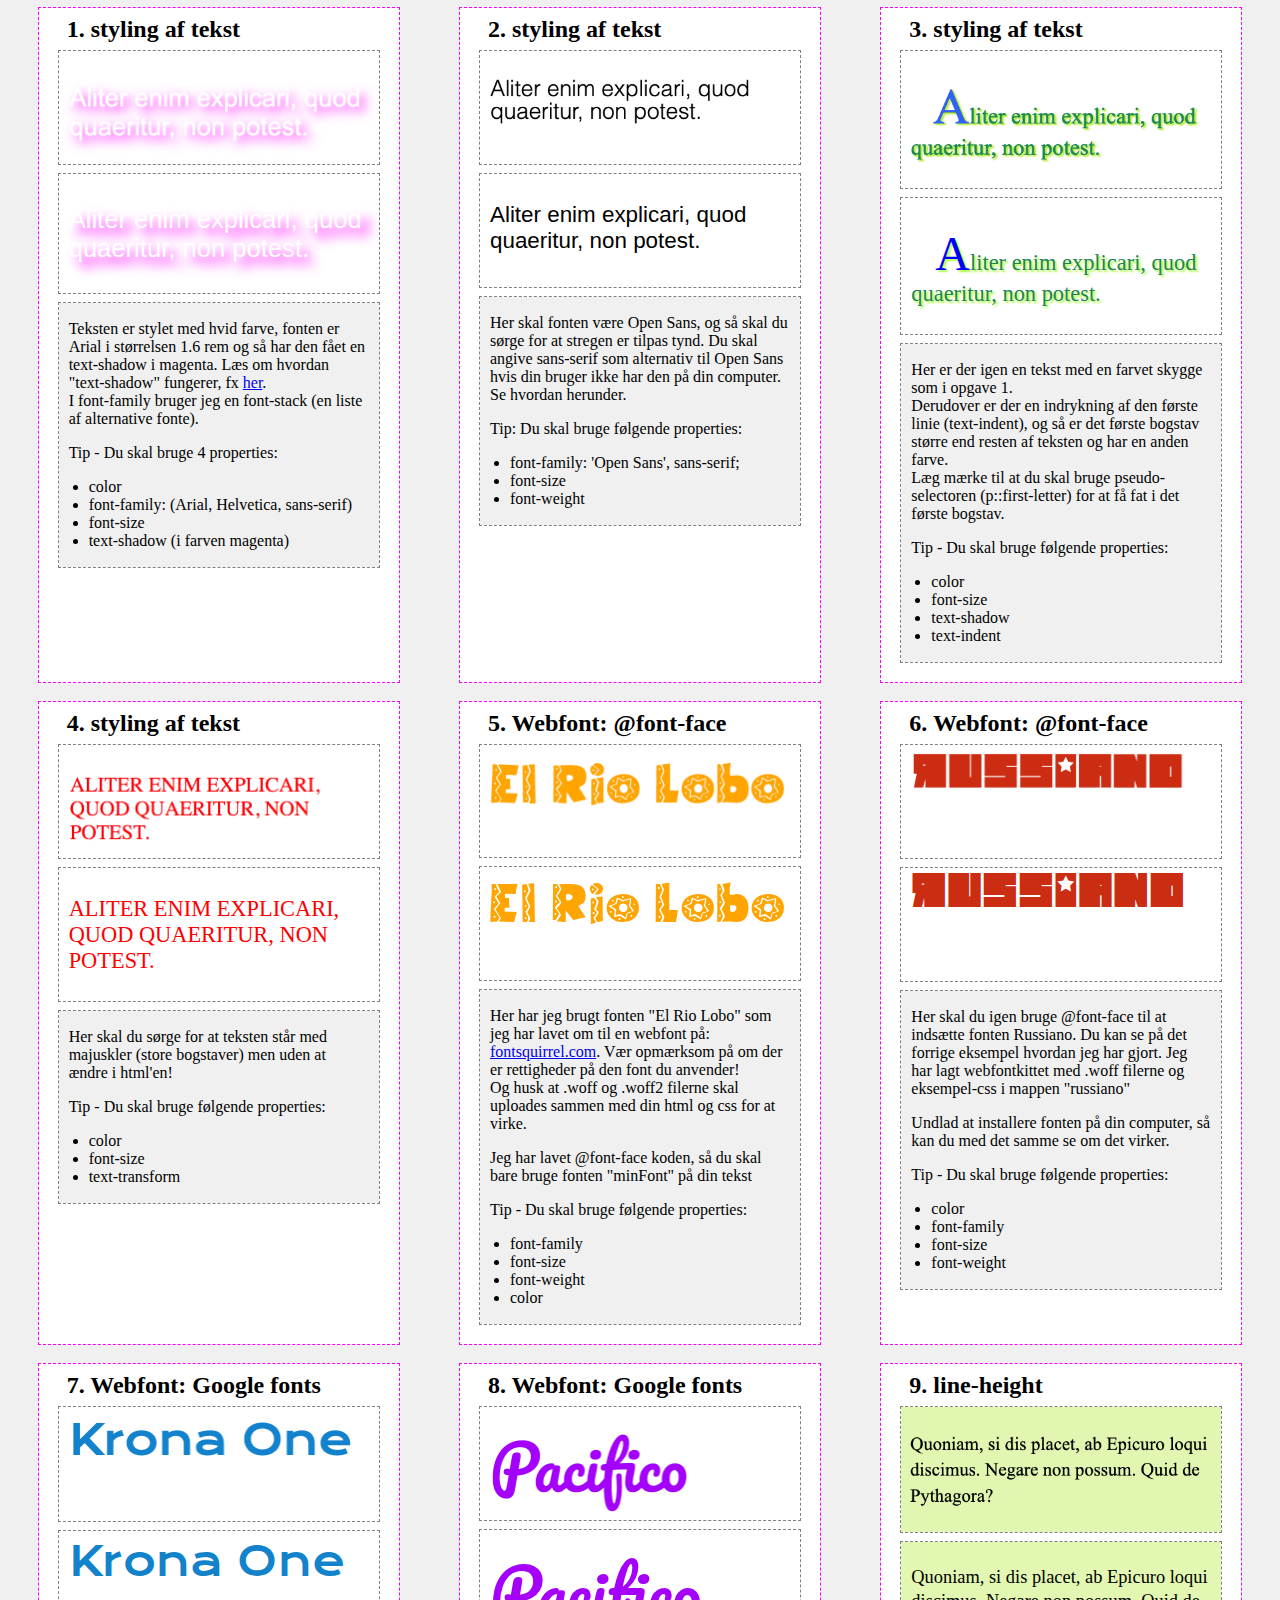
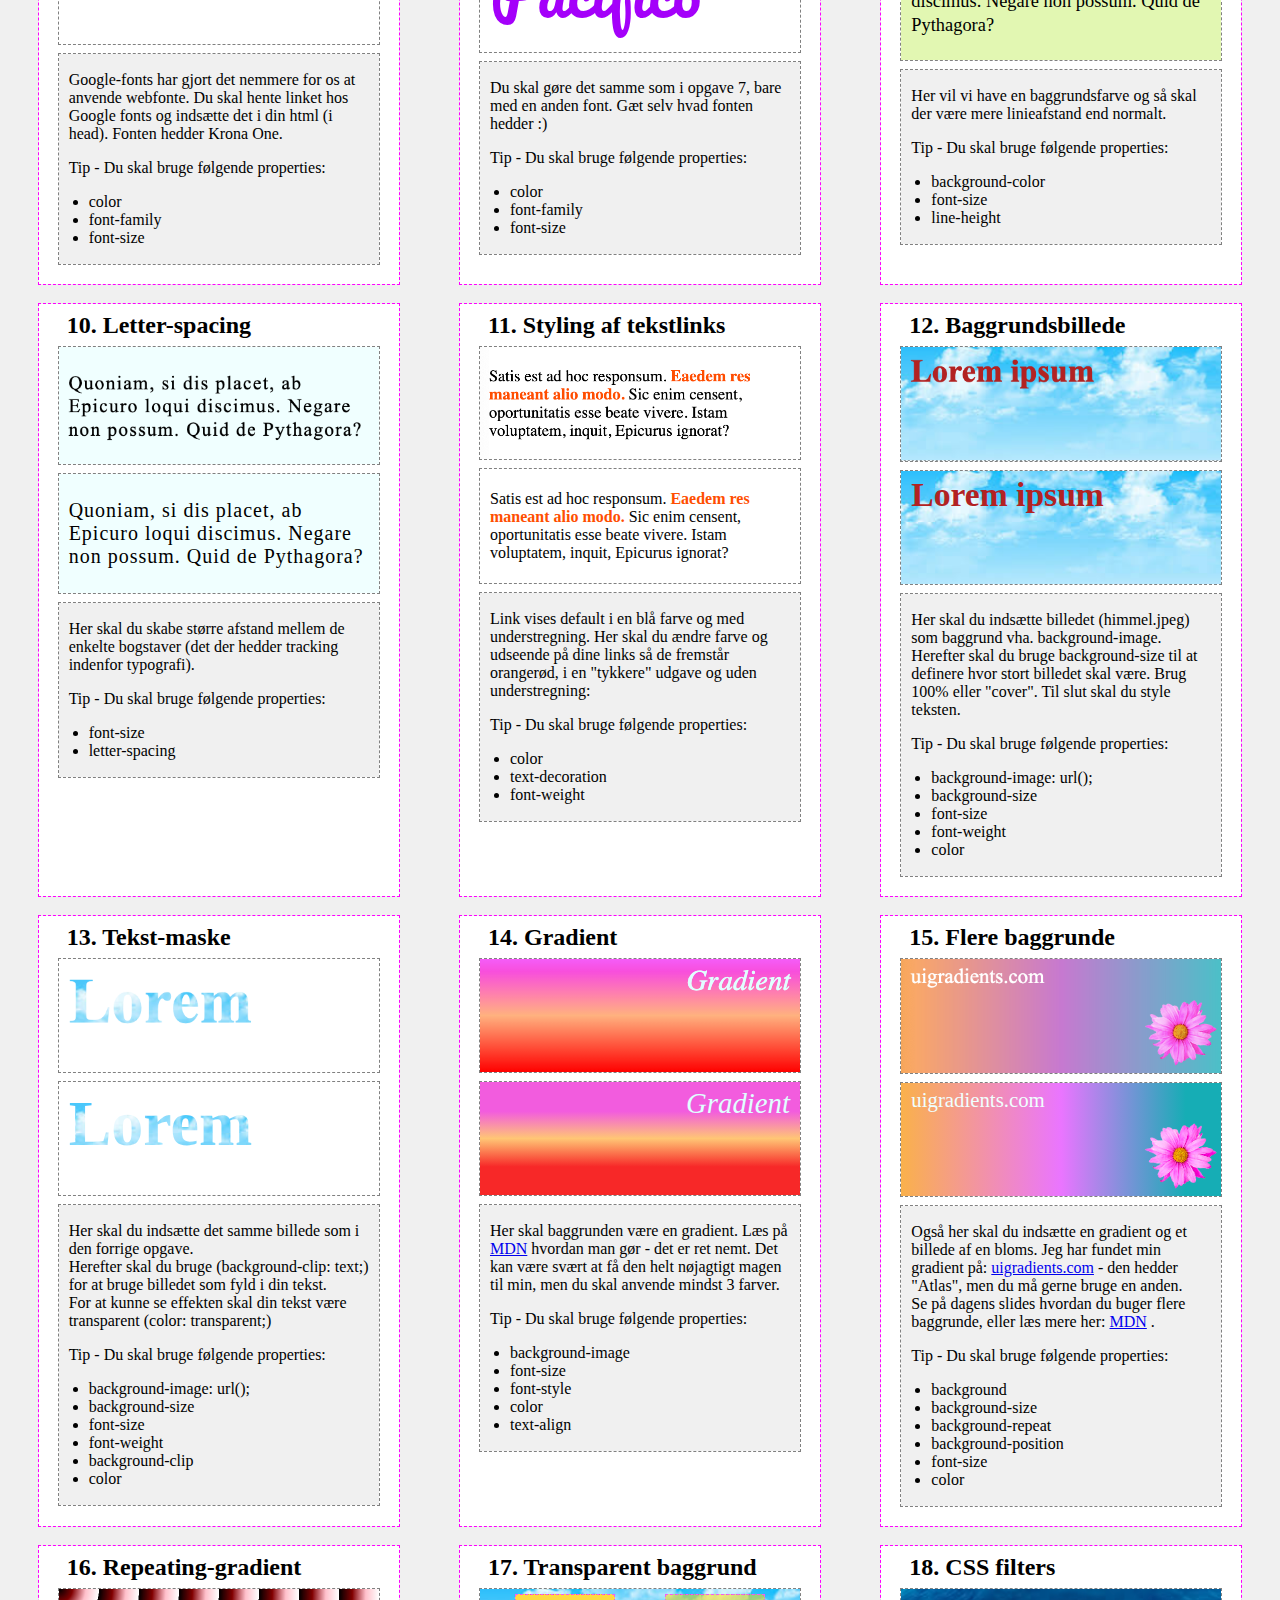
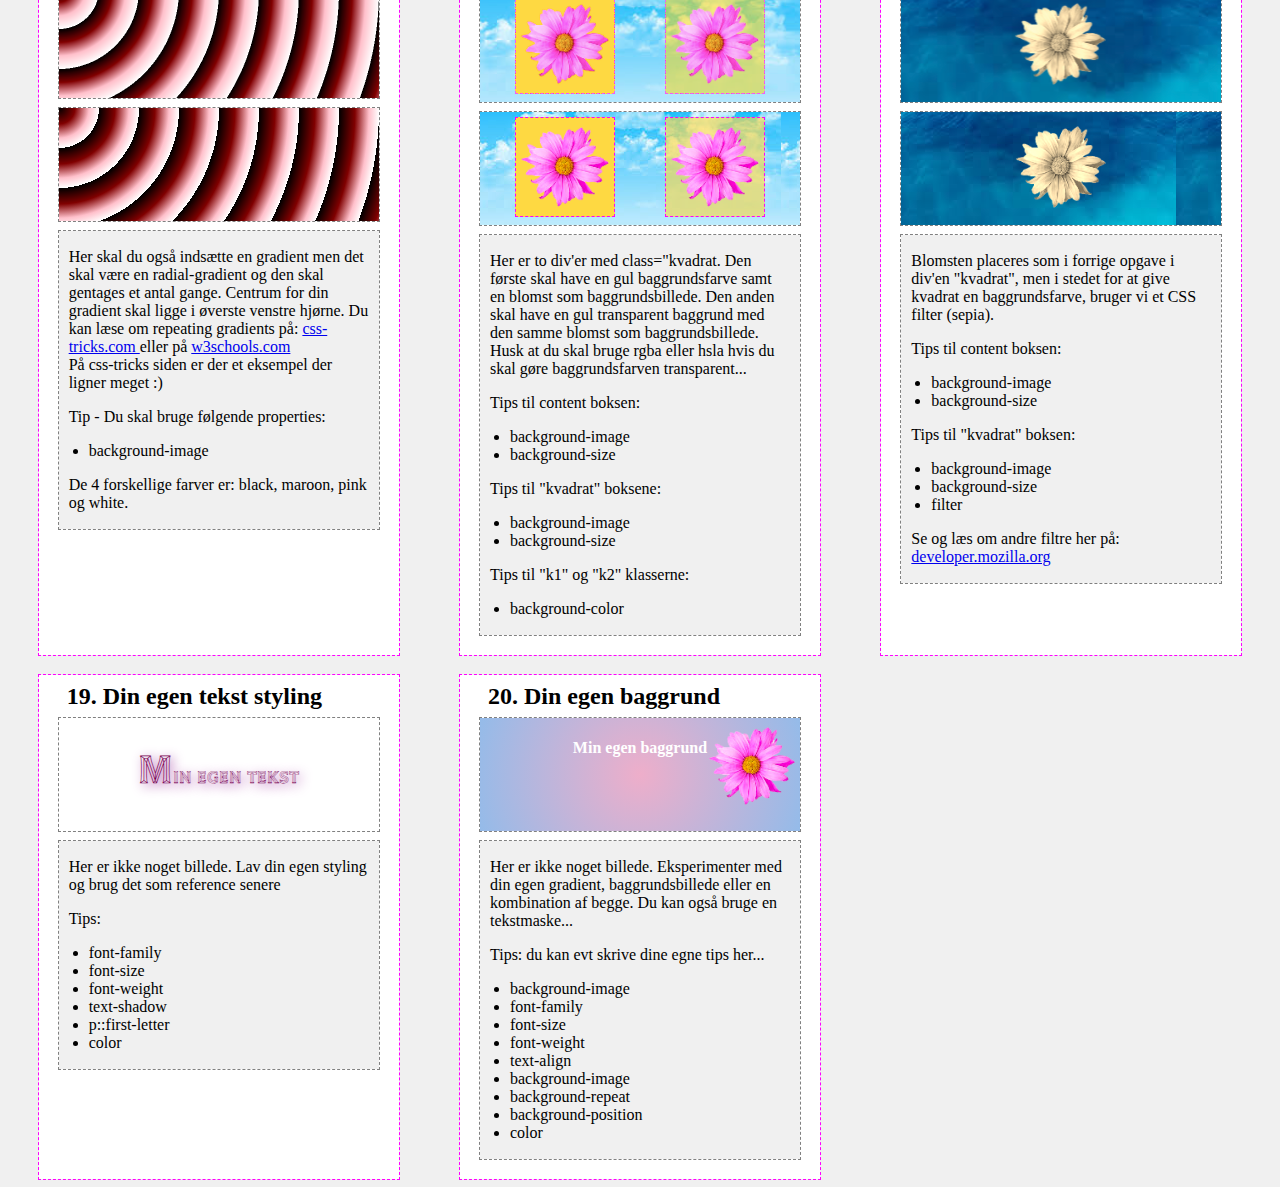
<file: index.html>
<!DOCTYPE html>
<html lang="da">

<head>
  <meta charset="utf-8" />
  <meta name="viewport" content="width=device-width, initial-scale=1.0" />
  <title>20 bokse</title>
  <link href="https://fonts.googleapis.com/css2?family=Krona+One&display=swap" rel="stylesheet" />
  <link href="https://fonts.googleapis.com/css2?family=Pacifico&display=swap" rel="stylesheet" />
  <link href="https://fonts.googleapis.com/css2?family=Krona+One&display=swap" rel="stylesheet">
  <link href="https://fonts.googleapis.com/css2?family=Krona+One&display=swap" rel="stylesheet">
  <link href="https://fonts.googleapis.com/css2?family=Pacifico&display=swap" rel="stylesheet">
  <link href="https://fonts.googleapis.com/css2?family=Tilt+Prism&display=swap" rel="stylesheet">
  <link rel="stylesheet" href="generel.css" />
  <link rel="stylesheet" href="style.css" />
</head>

<body>
  <div class="container">
    <div class="box box1">
      <h2>1. styling af tekst</h2>
      <div class="image">
        <img src="images/image1.png" alt="image1" />
      </div>
      <div class="content">
        <p>Aliter enim explicari, quod quaeritur, non potest.</p>
      </div>
      <div class="text">
        <p>
          Teksten er stylet med hvid farve, fonten er Arial i størrelsen 1.6 rem og så har den fået en text-shadow i
          magenta. Læs om hvordan "text-shadow" fungerer, fx
          <a href="https://developer.mozilla.org/en-US/docs/Web/CSS/text-shadow">her</a>. <br />
          I font-family bruger jeg en font-stack (en liste af alternative fonte).
        </p>
        <p>Tip - Du skal bruge 4 properties:</p>
        <ul>
          <li>color</li>
          <li>font-family: (Arial, Helvetica, sans-serif)</li>
          <li>font-size</li>
          <li>text-shadow (i farven magenta)</li>
        </ul>
      </div>
    </div>

    <div class="box box2">
      <h2>2. styling af tekst</h2>
      <div class="image">
        <img src="images/image2.png" alt="image2" />
      </div>
      <div class="content">
        <p>Aliter enim explicari, quod quaeritur, non potest.</p>
      </div>
      <div class="text">
        <p>
          Her skal fonten være Open Sans, og så skal du sørge for at stregen er tilpas tynd. Du skal angive sans-serif
          som alternativ til Open Sans hvis din bruger ikke har den på din computer. Se
          hvordan herunder.
        </p>
        <p>Tip: Du skal bruge følgende properties:</p>
        <ul>
          <li>font-family: 'Open Sans', sans-serif;</li>
          <li>font-size</li>
          <li>font-weight</li>
        </ul>
      </div>
    </div>

    <div class="box box3">
      <h2>3. styling af tekst</h2>
      <div class="image">
        <img src="images/image3.png" alt="image3" />
      </div>
      <div class="content">
        <p>Aliter enim explicari, quod quaeritur, non potest.</p>
      </div>
      <div class="text">
        <p>
          Her er der igen en tekst med en farvet skygge som i opgave 1.<br />
          Derudover er der en indrykning af den første linie (text-indent), og så er det første bogstav større end
          resten af teksten og har en anden farve. <br />
          Læg mærke til at du skal bruge pseudo-selectoren (p::first-letter) for at få fat i det første bogstav.
        </p>
        <p>Tip - Du skal bruge følgende properties:</p>
        <ul>
          <li>color</li>
          <li>font-size</li>
          <li>text-shadow</li>
          <li>text-indent</li>
        </ul>
      </div>
    </div>

    <div class="box box4">
      <h2>4. styling af tekst</h2>
      <div class="image">
        <img src="images/image4.png" alt="image4" />
      </div>
      <div class="content">
        <p>Aliter enim explicari, quod quaeritur, non potest.</p>
      </div>
      <div class="text">
        <p>Her skal du sørge for at teksten står med majuskler (store bogstaver) men uden at ændre i html'en!</p>
        <p>Tip - Du skal bruge følgende properties:</p>
        <ul>
          <li>color</li>
          <li>font-size</li>
          <li>text-transform</li>
        </ul>
      </div>
    </div>

    <div class="box box5">
      <h2>5. Webfont: @font-face</h2>
      <div class="image">
        <img src="images/image5.png" alt="image5" />
      </div>
      <div class="content">El Rio Lobo</div>
      <div class="text">
        <p>
          Her har jeg brugt fonten "El Rio Lobo" som jeg har lavet om til en webfont på:
          <a href="https://www.fontsquirrel.com/tools/webfont-generator">fontsquirrel.com</a>. Vær opmærksom på om der
          er rettigheder på den font du anvender! <br />Og husk at .woff og .woff2
          filerne skal uploades sammen med din html og css for at virke.
        </p>
        <p>Jeg har lavet @font-face koden, så du skal bare bruge fonten "minFont" på din tekst</p>

        <p>Tip - Du skal bruge følgende properties:</p>
        <ul>
          <li>font-family</li>
          <li>font-size</li>
          <li>font-weight</li>
          <li>color</li>
        </ul>
      </div>
    </div>

    <div class="box box6">
      <h2>6. Webfont: @font-face</h2>
      <div class="image">
        <img src="images/image6.png" alt="image6" />
      </div>
      <div class="content">Russiano</div>
      <div class="text">
        <p>
          Her skal du igen bruge @font-face til at indsætte fonten Russiano. Du kan se på det forrige eksempel hvordan
          jeg har gjort. Jeg har lagt webfontkittet med .woff filerne og eksempel-css i
          mappen "russiano"
        </p>
        <p>Undlad at installere fonten på din computer, så kan du med det samme se om det virker.</p>
        <p>Tip - Du skal bruge følgende properties:</p>
        <ul>
          <li>color</li>
          <li>font-family</li>
          <li>font-size</li>
          <li>font-weight</li>
        </ul>
      </div>
    </div>

    <div class="box box7">
      <h2>7. Webfont: Google fonts</h2>
      <div class="image">
        <img src="images/image7.png" alt="image7" />
      </div>
      <div class="content">Krona One</div>
      <div class="text">
        <p>Google-fonts har gjort det nemmere for os at anvende webfonte. Du skal hente linket hos Google fonts og
          indsætte det i din html (i head). Fonten hedder Krona One.</p>
        <p>Tip - Du skal bruge følgende properties:</p>
        <ul>
          <li>color</li>
          <li>font-family</li>
          <li>font-size</li>
        </ul>
      </div>
    </div>

    <div class="box box8">
      <h2>8. Webfont: Google fonts</h2>
      <div class="image">
        <img src="images/image8.png" alt="image8" />
      </div>
      <div class="content">Pacifico</div>
      <div class="text">
        <p>Du skal gøre det samme som i opgave 7, bare med en anden font. Gæt selv hvad fonten hedder :)</p>
        <p>Tip - Du skal bruge følgende properties:</p>
        <ul>
          <li>color</li>
          <li>font-family</li>
          <li>font-size</li>
        </ul>
      </div>
    </div>

    <div class="box box9">
      <h2>9. line-height</h2>
      <div class="image">
        <img src="images/image9.png" alt="image9" />
      </div>
      <div class="content">
        <p>Quoniam, si dis placet, ab Epicuro loqui discimus. Negare non possum. Quid de Pythagora?</p>
      </div>
      <div class="text">
        <p>Her vil vi have en baggrundsfarve og så skal der være mere linieafstand end normalt.</p>
        <p>Tip - Du skal bruge følgende properties:</p>
        <ul>
          <li>background-color</li>
          <li>font-size</li>
          <li>line-height</li>
        </ul>
      </div>
    </div>

    <div class="box box10">
      <h2>10. Letter-spacing</h2>
      <div class="image">
        <img src="images/image10.png" alt="image10" />
      </div>
      <div class="content">
        <p>Quoniam, si dis placet, ab Epicuro loqui discimus. Negare non possum. Quid de Pythagora?</p>
      </div>

      <div class="text">
        <p>Her skal du skabe større afstand mellem de enkelte bogstaver (det der hedder tracking indenfor typografi).
        </p>
        <p>Tip - Du skal bruge følgende properties:</p>
        <ul>
          <li>font-size</li>
          <li>letter-spacing</li>
        </ul>
      </div>
    </div>

    <div class="box box11">
      <h2>11. Styling af tekstlinks</h2>
      <div class="image">
        <img src="images/image11.png" alt="image11" />
      </div>
      <div class="content">
        <p>
          Satis est ad hoc responsum.
          <a href="#">Eaedem res maneant alio modo.</a> Sic enim censent, oportunitatis esse beate vivere. Istam
          voluptatem, inquit, Epicurus ignorat?
        </p>
      </div>
      <div class="text">
        <p>Link vises default i en blå farve og med understregning. Her skal du ændre farve og udseende på dine links så
          de fremstår orangerød, i en "tykkere" udgave og uden understregning:</p>
        <p>Tip - Du skal bruge følgende properties:</p>
        <ul>
          <li>color</li>
          <li>text-decoration</li>
          <li>font-weight</li>
        </ul>
      </div>
    </div>

    <div class="box box12">
      <h2>12. Baggrundsbillede</h2>
      <div class="image">
        <img src="images/image12.png" alt="image12" />
      </div>
      <div class="content">Lorem ipsum</div>
      <div class="text">
        <p>
          Her skal du indsætte billedet (himmel.jpeg) som baggrund vha. background-image. Herefter skal du bruge
          background-size til at definere hvor stort billedet skal være. Brug 100% eller
          "cover". Til slut skal du style teksten.
        </p>
        <p>Tip - Du skal bruge følgende properties:</p>
        <ul>
          <li>background-image: url();</li>
          <li>background-size</li>
          <li>font-size</li>
          <li>font-weight</li>
          <li>color</li>
        </ul>
      </div>
    </div>

    <div class="box box13">
      <h2>13. Tekst-maske</h2>
      <div class="image">
        <img src="images/image13.png" alt="image13" />
      </div>
      <div class="content">Lorem</div>
      <div class="text">
        <p>
          Her skal du indsætte det samme billede som i den forrige opgave.
          <br />
          Herefter skal du bruge (background-clip: text;) for at bruge billedet som fyld i din tekst. <br />
          For at kunne se effekten skal din tekst være transparent (color: transparent;)
        </p>
        <p>Tip - Du skal bruge følgende properties:</p>
        <ul>
          <li>background-image: url();</li>
          <li>background-size</li>
          <li>font-size</li>
          <li>font-weight</li>
          <li>background-clip</li>
          <li>color</li>
        </ul>
      </div>
    </div>

    <div class="box box14">
      <h2>14. Gradient</h2>
      <div class="image">
        <img src="images/image14.png" alt="image14" />
      </div>
      <div class="content">Gradient</div>
      <div class="text">
        <p>
          Her skal baggrunden være en gradient. Læs på
          <a href="https://developer.mozilla.org/en-US/docs/Web/CSS/gradient">MDN</a>
          hvordan man gør - det er ret nemt. Det kan være svært at få den helt nøjagtigt magen til min, men du skal
          anvende mindst 3 farver.
        </p>
        <p>Tip - Du skal bruge følgende properties:</p>
        <ul>
          <li>background-image</li>
          <li>font-size</li>
          <li>font-style</li>
          <li>color</li>
          <li>text-align</li>
        </ul>
      </div>
    </div>

    <div class="box box15">
      <h2>15. Flere baggrunde</h2>
      <div class="image">
        <img src="images/image15.png" alt="image15" />
      </div>
      <div class="content">uigradients.com</div>
      <div class="text">
        <p>
          Også her skal du indsætte en gradient og et billede af en bloms. Jeg har fundet min gradient på:
          <a href="https://uigradients.com/#Royal">uigradients.com</a> - den hedder "Atlas", men du må gerne bruge en
          anden. <br />
          Se på dagens slides hvordan du buger flere baggrunde, eller læs mere her:
          <a
            href="https://developer.mozilla.org/en-US/docs/Web/CSS/CSS_Backgrounds_and_Borders/Using_multiple_backgrounds">MDN</a>
          .
        </p>
        <p>Tip - Du skal bruge følgende properties:</p>
        <ul>
          <li>background</li>
          <li>background-size</li>
          <li>background-repeat</li>
          <li>background-position</li>
          <li>font-size</li>
          <li>color</li>
        </ul>
      </div>
    </div>

    <div class="box box16">
      <h2>16. Repeating-gradient</h2>
      <div class="image">
        <img src="images/image16.png" alt="image16" />
      </div>
      <div class="content"></div>
      <div class="text">
        <p>
          Her skal du også indsætte en gradient men det skal være en radial-gradient og den skal gentages et antal
          gange. Centrum for din gradient skal ligge i øverste venstre hjørne. Du kan læse om
          repeating gradients på:
          <a href="https://css-tricks.com/snippets/css/css-repeating-gradients/">css-tricks.com </a>eller på
          <a href="https://www.w3schools.com/cssref/func_repeating-linear-gradient.asp">w3schools.com</a>
          <br />På css-tricks siden er der et eksempel der ligner meget :)
        </p>
        <p>Tip - Du skal bruge følgende properties:</p>
        <ul>
          <li>background-image</li>
        </ul>
        <p>De 4 forskellige farver er: black, maroon, pink og white.</p>
      </div>
    </div>

    <div class="box box17">
      <h2>17. Transparent baggrund</h2>
      <div class="image">
        <img src="images/image17.png" alt="image17" />
      </div>
      <div class="content">
        <div class="kvadrat1"></div>
        <div class="kvadrat2"></div>
      </div>
      <div class="text">
        <p>
          Her er to div'er med class="kvadrat. Den første skal have en gul baggrundsfarve samt en blomst som
          baggrundsbillede. Den anden skal have en gul transparent baggrund med den samme blomst
          som baggrundsbillede. Husk at du skal bruge rgba eller hsla hvis du skal gøre baggrundsfarven transparent...
        </p>
        <p>Tips til content boksen:</p>
        <ul>
          <li>background-image</li>
          <li>background-size</li>
        </ul>
        <p>Tips til "kvadrat" boksene:</p>
        <ul>
          <li>background-image</li>
          <li>background-size</li>
        </ul>
        <p>Tips til "k1" og "k2" klasserne:</p>
        <ul>
          <li>background-color</li>
        </ul>
      </div>
    </div>

    <div class="box box18">
      <h2>18. CSS filters</h2>
      <div class="image">
        <img src="images/image18.png" alt="image18" />
      </div>
      <div class="content">
        <div class="kvadrat"></div>
      </div>
      <div class="text">
        <p>Blomsten placeres som i forrige opgave i div'en "kvadrat", men i stedet for at give kvadrat en
          baggrundsfarve, bruger vi et CSS filter (sepia).</p>
        <p>Tips til content boksen:</p>
        <ul>
          <li>background-image</li>
          <li>background-size</li>
        </ul>
        <p>Tips til "kvadrat" boksen:</p>
        <ul>
          <li>background-image</li>
          <li>background-size</li>
          <li>filter</li>
        </ul>

        <p>
          Se og læs om andre filtre her på:
          <a href="https://developer.mozilla.org/en-US/docs/Web/CSS/filter">developer.mozilla.org</a>
        </p>
      </div>
    </div>

    <div class="box box19">
      <h2>19. Din egen tekst styling</h2>
      <div class="content">
        <p>Min egen tekst</p>
      </div>
      <div class="text">
        <p>Her er ikke noget billede. Lav din egen styling og brug det som reference senere</p>
        <p>Tips:</p>
        <ul>

          <li>font-family</li>
          <li>font-size</li>
          <li>font-weight</li>
          <li>text-shadow</li>
          <li>p::first-letter</li>
          <li>color</li>
        </ul>
      </div>
    </div>

    <div class="box box20">
      <h2>20. Din egen baggrund</h2>

      <div class="content">
        <p>Min egen baggrund</p>
      </div>
      <div class="text">
        <p>Her er ikke noget billede. Eksperimenter med din egen gradient, baggrundsbillede eller en kombination af
          begge. Du kan også bruge en tekstmaske...</p>

        <p>Tips: du kan evt skrive dine egne tips her...</p>
        <ul>
          <li>background-image </li>
          <li>font-family</li>
          <li>font-size</li>
          <li>font-weight</li>
          <li>text-align</li>
          <li>background-image</li>
          <li>background-repeat</li>
          <li>background-position</li>
          <li>color</li>
        </ul>
      </div>
    </div>
  </div>
</body>

</html>
</file>
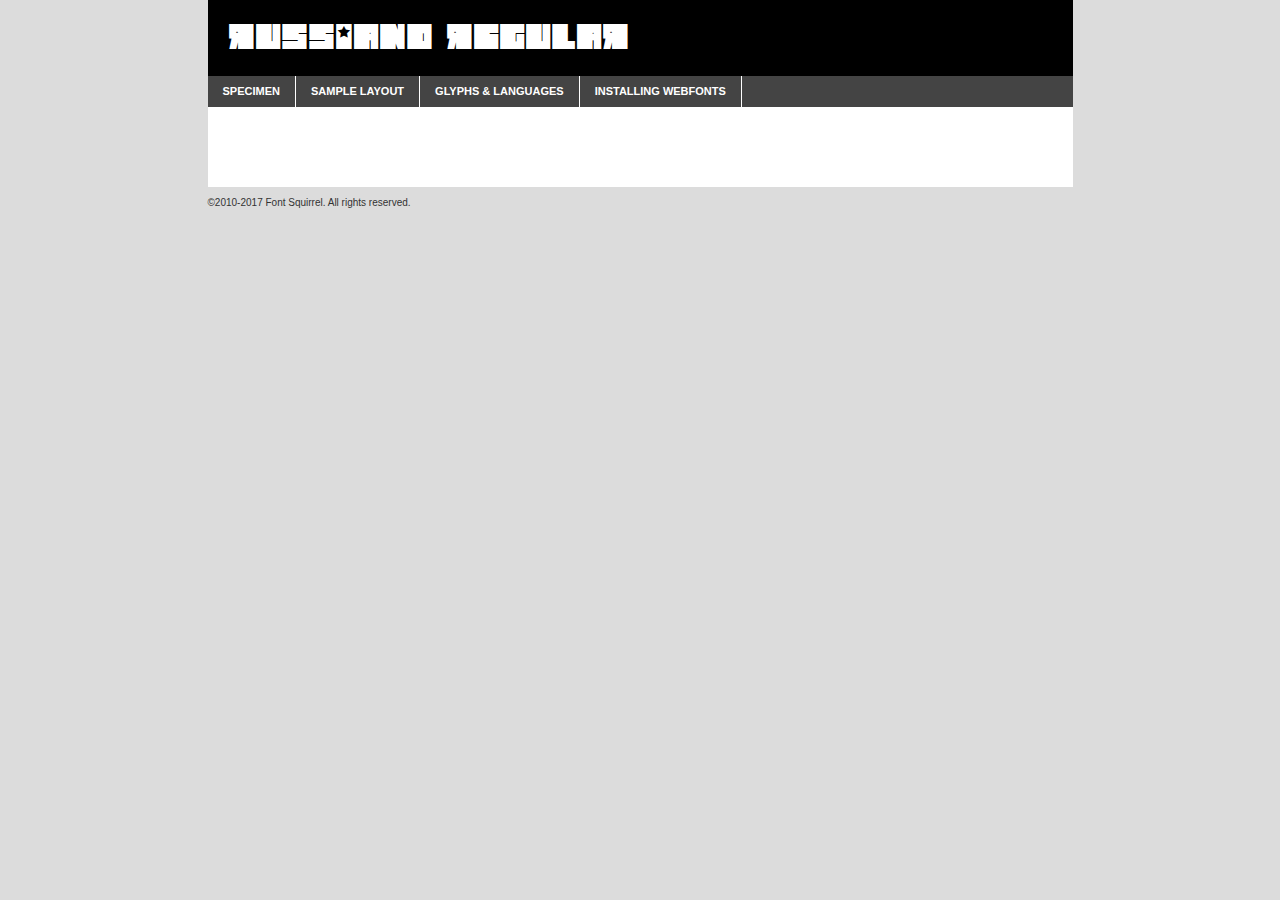
<file: russiano/russiano-demo.html>
<!DOCTYPE html PUBLIC "-//W3C//DTD XHTML 1.0 Transitional//EN"
	"http://www.w3.org/TR/xhtml1/DTD/xhtml1-transitional.dtd">

<html xmlns="http://www.w3.org/1999/xhtml" xml:lang="en" lang="en">
<head>
	<meta http-equiv="Content-Type" content="text/html; charset=utf-8" />
	<script src="http://ajax.googleapis.com/ajax/libs/jquery/1.7.2/jquery.min.js" type="text/javascript" charset="utf-8"></script>
	<script type="text/javascript">
	(function($){$.fn.easyTabs=function(option){var param=jQuery.extend({fadeSpeed:"fast",defaultContent:1,activeClass:'active'},option);$(this).each(function(){var thisId="#"+this.id;if(param.defaultContent==''){param.defaultContent=1;}
	if(typeof param.defaultContent=="number")
	{var defaultTab=$(thisId+" .tabs li:eq("+(param.defaultContent-1)+") a").attr('href').substr(1);}else{var defaultTab=param.defaultContent;}
	$(thisId+" .tabs li a").each(function(){var tabToHide=$(this).attr('href').substr(1);$("#"+tabToHide).addClass('easytabs-tab-content');});hideAll();changeContent(defaultTab);function hideAll(){$(thisId+" .easytabs-tab-content").hide();}
	function changeContent(tabId){hideAll();$(thisId+" .tabs li").removeClass(param.activeClass);$(thisId+" .tabs li a[href=#"+tabId+"]").closest('li').addClass(param.activeClass);if(param.fadeSpeed!="none")
	{$(thisId+" #"+tabId).fadeIn(param.fadeSpeed);}else{$(thisId+" #"+tabId).show();}}
	$(thisId+" .tabs li").click(function(){var tabId=$(this).find('a').attr('href').substr(1);changeContent(tabId);return false;});});}})(jQuery);
	</script>
	<link rel="stylesheet" href="specimen_files/specimen_stylesheet.css" type="text/css" charset="utf-8" />
	<link rel="stylesheet" href="stylesheet.css" type="text/css" charset="utf-8" />

	<style type="text/css">
					body{
				font-family: 'russianoregular';
							}
		</style>

	<title>Russiano Regular Specimen</title>
	
	
	<script type="text/javascript" charset="utf-8">
		$(document).ready(function() {
			$('#container').easyTabs({defaultContent:1});
		});
	</script>
</head>

<body>
<div id="container">
	<div id="header">
		Russiano Regular	</div>
	<ul class="tabs">
		<li><a href="#specimen">Specimen</a></li>
		<li><a href="#layout">Sample Layout</a></li>
				<li><a href="#glyphs">Glyphs &amp; Languages</a></li>
		<li><a href="#installing">Installing Webfonts</a></li>
		
	</ul>
	
	<div id="main_content">

		
			<div id="specimen">
		
				<div class="section">
					<div class="grid12 firstcol">
						<div class="huge">AaBb</div>
					</div>
				</div>
		
				<div class="section">
					<div class="glyph_range">A&#x200B;B&#x200b;C&#x200b;D&#x200b;E&#x200b;F&#x200b;G&#x200b;H&#x200b;I&#x200b;J&#x200b;K&#x200b;L&#x200b;M&#x200b;N&#x200b;O&#x200b;P&#x200b;Q&#x200b;R&#x200b;S&#x200b;T&#x200b;U&#x200b;V&#x200b;W&#x200b;X&#x200b;Y&#x200b;Z&#x200b;a&#x200b;b&#x200b;c&#x200b;d&#x200b;e&#x200b;f&#x200b;g&#x200b;h&#x200b;i&#x200b;j&#x200b;k&#x200b;l&#x200b;m&#x200b;n&#x200b;o&#x200b;p&#x200b;q&#x200b;r&#x200b;s&#x200b;t&#x200b;u&#x200b;v&#x200b;w&#x200b;x&#x200b;y&#x200b;z&#x200b;1&#x200b;2&#x200b;3&#x200b;4&#x200b;5&#x200b;6&#x200b;7&#x200b;8&#x200b;9&#x200b;0&#x200b;&amp;&#x200b;.&#x200b;,&#x200b;?&#x200b;!&#x200b;&#64;&#x200b;(&#x200b;)&#x200b;#&#x200b;$&#x200b;%&#x200b;*&#x200b;+&#x200b;-&#x200b;=&#x200b;:&#x200b;;</div>
				</div>
				<div class="section">
					<div class="grid12 firstcol">
						<table class="sample_table">
							<tr><td>10</td><td class="size10">abcdefghijklmnopqrstuvwxyzABCDEFGHIJKLMNOPQRSTUVWXYZ0123456789abcdefghijklmnopqrstuvwxyzABCDEFGHIJKLMNOPQRSTUVWXYZ0123456789abcdefghijklmnopqrstuvwxyzABCDEFGHIJKLMNOPQRSTUVWXYZ</td></tr>
							<tr><td>11</td><td class="size11">abcdefghijklmnopqrstuvwxyzABCDEFGHIJKLMNOPQRSTUVWXYZ0123456789abcdefghijklmnopqrstuvwxyzABCDEFGHIJKLMNOPQRSTUVWXYZ0123456789abcdefghijklmnopqrstuvwxyzABCDEFGHIJKLMNOPQRSTUVWXYZ</td></tr>
							<tr><td>12</td><td class="size12">abcdefghijklmnopqrstuvwxyzABCDEFGHIJKLMNOPQRSTUVWXYZ0123456789abcdefghijklmnopqrstuvwxyzABCDEFGHIJKLMNOPQRSTUVWXYZ0123456789abcdefghijklmnopqrstuvwxyzABCDEFGHIJKLMNOPQRSTUVWXYZ</td></tr>
							<tr><td>13</td><td class="size13">abcdefghijklmnopqrstuvwxyzABCDEFGHIJKLMNOPQRSTUVWXYZ0123456789abcdefghijklmnopqrstuvwxyzABCDEFGHIJKLMNOPQRSTUVWXYZ0123456789abcdefghijklmnopqrstuvwxyzABCDEFGHIJKLMNOPQRSTUVWXYZ</td></tr>
							<tr><td>14</td><td class="size14">abcdefghijklmnopqrstuvwxyzABCDEFGHIJKLMNOPQRSTUVWXYZ0123456789abcdefghijklmnopqrstuvwxyzABCDEFGHIJKLMNOPQRSTUVWXYZ0123456789abcdefghijklmnopqrstuvwxyzABCDEFGHIJKLMNOPQRSTUVWXYZ</td></tr>
							<tr><td>16</td><td class="size16">abcdefghijklmnopqrstuvwxyzABCDEFGHIJKLMNOPQRSTUVWXYZ0123456789abcdefghijklmnopqrstuvwxyzABCDEFGHIJKLMNOPQRSTUVWXYZ</td></tr>
							<tr><td>18</td><td class="size18">abcdefghijklmnopqrstuvwxyzABCDEFGHIJKLMNOPQRSTUVWXYZ0123456789abcdefghijklmnopqrstuvwxyzABCDEFGHIJKLMNOPQRSTUVWXYZ</td></tr>
							<tr><td>20</td><td class="size20">abcdefghijklmnopqrstuvwxyzABCDEFGHIJKLMNOPQRSTUVWXYZ0123456789abcdefghijklmnopqrstuvwxyzABCDEFGHIJKLMNOPQRSTUVWXYZ</td></tr>
							<tr><td>24</td><td class="size24">abcdefghijklmnopqrstuvwxyzABCDEFGHIJKLMNOPQRSTUVWXYZ0123456789abcdefghijklmnopqrstuvwxyzABCDEFGHIJKLMNOPQRSTUVWXYZ</td></tr>
							<tr><td>30</td><td class="size30">abcdefghijklmnopqrstuvwxyzABCDEFGHIJKLMNOPQRSTUVWXYZ0123456789abcdefghijklmnopqrstuvwxyzABCDEFGHIJKLMNOPQRSTUVWXYZ</td></tr>
							<tr><td>36</td><td class="size36">abcdefghijklmnopqrstuvwxyzABCDEFGHIJKLMNOPQRSTUVWXYZ0123456789abcdefghijklmnopqrstuvwxyzABCDEFGHIJKLMNOPQRSTUVWXYZ</td></tr>
							<tr><td>48</td><td class="size48">abcdefghijklmnopqrstuvwxyzABCDEFGHIJKLMNOPQRSTUVWXYZ0123456789abcdefghijklmnopqrstuvwxyzABCDEFGHIJKLMNOPQRSTUVWXYZ</td></tr>
							<tr><td>60</td><td class="size60">abcdefghijklmnopqrstuvwxyzABCDEFGHIJKLMNOPQRSTUVWXYZ0123456789abcdefghijklmnopqrstuvwxyzABCDEFGHIJKLMNOPQRSTUVWXYZ</td></tr>
							<tr><td>72</td><td class="size72">abcdefghijklmnopqrstuvwxyzABCDEFGHIJKLMNOPQRSTUVWXYZ0123456789abcdefghijklmnopqrstuvwxyzABCDEFGHIJKLMNOPQRSTUVWXYZ</td></tr>
							<tr><td>90</td><td class="size90">abcdefghijklmnopqrstuvwxyzABCDEFGHIJKLMNOPQRSTUVWXYZ0123456789abcdefghijklmnopqrstuvwxyzABCDEFGHIJKLMNOPQRSTUVWXYZ</td></tr>
						</table>
				
					</div>
			
				</div>
		
		
		
								<div class="section" id="bodycomparison">


										<div id="xheight">
				<div class="fontbody">&#x25FC;&#x25FC;&#x25FC;&#x25FC;&#x25FC;&#x25FC;&#x25FC;&#x25FC;&#x25FC;&#x25FC;&#x25FC;&#x25FC;&#x25FC;&#x25FC;&#x25FC;&#x25FC;&#x25FC;&#x25FC;&#x25FC;&#x25FC;&#x25FC;&#x25FC;&#x25FC;&#x25FC;&#x25FC;&#x25FC;&#x25FC;&#x25FC;&#x25FC;&#x25FC;&#x25FC;&#x25FC;&#x25FC;&#x25FC;&#x25FC;&#x25FC;&#x25FC;&#x25FC;&#x25FC;&#x25FC;&#x25FC;&#x25FC;&#x25FC;&#x25FC;&#x25FC;&#x25FC;&#x25FC;&#x25FC;&#x25FC;&#x25FC;&#x25FC;&#x25FC;&#x25FC;&#x25FC;&#x25FC;&#x25FC;&#x25FC;&#x25FC;&#x25FC;&#x25FC;&#x25FC;&#x25FC;&#x25FC;&#x25FC;&#x25FC;&#x25FC;&#x25FC;&#x25FC;&#x25FC;&#x25FC;&#x25FC;&#x25FC;&#x25FC;&#x25FC;&#x25FC;&#x25FC;&#x25FC;&#x25FC;&#x25FC;&#x25FC;&#x25FC;&#x25FC;&#x25FC;&#x25FC;&#x25FC;&#x25FC;&#x25FC;&#x25FC;&#x25FC;&#x25FC;&#x25FC;&#x25FC;&#x25FC;&#x25FC;&#x25FC;&#x25FC;&#x25FC;&#x25FC;&#x25FC;body</div><div class="arialbody">body</div><div class="verdanabody">body</div><div class="georgiabody">body</div></div>
										<div class="fontbody" style="z-index:1">
											body<span>Russiano Regular</span>
										</div>
										<div class="arialbody" style="z-index:1">
											body<span>Arial</span>
										</div>
										<div class="verdanabody" style="z-index:1">
											body<span>Verdana</span>
										</div>
										<div class="georgiabody" style="z-index:1">
											body<span>Georgia</span>
										</div>



								</div>
		
		
				<div class="section psample psample_row1" id="">
					
					<div class="grid2 firstcol">
						<p class="size10"><span>10.</span>Aenean lacinia bibendum nulla sed consectetur. Fusce dapibus, tellus ac cursus commodo, tortor mauris condimentum nibh, ut fermentum massa justo sit amet risus. Nullam id dolor id nibh ultricies vehicula ut id elit. Cum sociis natoque penatibus et magnis dis parturient montes, nascetur ridiculus mus. Nulla vitae elit libero, a pharetra augue.</p>
			
					</div>
					<div class="grid3">
						<p class="size11"><span>11.</span>Aenean lacinia bibendum nulla sed consectetur. Fusce dapibus, tellus ac cursus commodo, tortor mauris condimentum nibh, ut fermentum massa justo sit amet risus. Nullam id dolor id nibh ultricies vehicula ut id elit. Cum sociis natoque penatibus et magnis dis parturient montes, nascetur ridiculus mus. Nulla vitae elit libero, a pharetra augue.</p>
			
					</div>
					<div class="grid3">
						<p class="size12"><span>12.</span>Aenean lacinia bibendum nulla sed consectetur. Fusce dapibus, tellus ac cursus commodo, tortor mauris condimentum nibh, ut fermentum massa justo sit amet risus. Nullam id dolor id nibh ultricies vehicula ut id elit. Cum sociis natoque penatibus et magnis dis parturient montes, nascetur ridiculus mus. Nulla vitae elit libero, a pharetra augue.</p>
			
					</div>
					<div class="grid4">
						<p class="size13"><span>13.</span>Aenean lacinia bibendum nulla sed consectetur. Fusce dapibus, tellus ac cursus commodo, tortor mauris condimentum nibh, ut fermentum massa justo sit amet risus. Nullam id dolor id nibh ultricies vehicula ut id elit. Cum sociis natoque penatibus et magnis dis parturient montes, nascetur ridiculus mus. Nulla vitae elit libero, a pharetra augue.</p>
			
					</div>
					<div class="white_blend"></div>
					
				</div>
				<div class="section psample psample_row2" id="">
					<div class="grid3 firstcol">
						<p class="size14"><span>14.</span>Aenean lacinia bibendum nulla sed consectetur. Fusce dapibus, tellus ac cursus commodo, tortor mauris condimentum nibh, ut fermentum massa justo sit amet risus. Nullam id dolor id nibh ultricies vehicula ut id elit. Cum sociis natoque penatibus et magnis dis parturient montes, nascetur ridiculus mus. Nulla vitae elit libero, a pharetra augue.</p>
			
					</div>
					<div class="grid4">
						<p class="size16"><span>16.</span>Aenean lacinia bibendum nulla sed consectetur. Fusce dapibus, tellus ac cursus commodo, tortor mauris condimentum nibh, ut fermentum massa justo sit amet risus. Nullam id dolor id nibh ultricies vehicula ut id elit. Cum sociis natoque penatibus et magnis dis parturient montes, nascetur ridiculus mus. Nulla vitae elit libero, a pharetra augue.</p>
			
					</div>
					<div class="grid5">
						<p class="size18"><span>18.</span>Aenean lacinia bibendum nulla sed consectetur. Fusce dapibus, tellus ac cursus commodo, tortor mauris condimentum nibh, ut fermentum massa justo sit amet risus. Nullam id dolor id nibh ultricies vehicula ut id elit. Cum sociis natoque penatibus et magnis dis parturient montes, nascetur ridiculus mus. Nulla vitae elit libero, a pharetra augue.</p>
			
					</div>

					<div class="white_blend"></div>

				</div>
				
				<div class="section psample psample_row3" id="">
					<div class="grid5 firstcol">
						<p class="size20"><span>20.</span>Aenean lacinia bibendum nulla sed consectetur. Fusce dapibus, tellus ac cursus commodo, tortor mauris condimentum nibh, ut fermentum massa justo sit amet risus. Nullam id dolor id nibh ultricies vehicula ut id elit. Cum sociis natoque penatibus et magnis dis parturient montes, nascetur ridiculus mus. Nulla vitae elit libero, a pharetra augue.</p>
					</div>
					<div class="grid7">
						<p class="size24"><span>24.</span>Aenean lacinia bibendum nulla sed consectetur. Fusce dapibus, tellus ac cursus commodo, tortor mauris condimentum nibh, ut fermentum massa justo sit amet risus. Nullam id dolor id nibh ultricies vehicula ut id elit. Cum sociis natoque penatibus et magnis dis parturient montes, nascetur ridiculus mus. Nulla vitae elit libero, a pharetra augue.</p>
					</div>
					
					<div class="white_blend"></div>
					
				</div>
				
				<div class="section psample psample_row4" id="">
					<div class="grid12 firstcol">
						<p class="size30"><span>30.</span>Aenean lacinia bibendum nulla sed consectetur. Fusce dapibus, tellus ac cursus commodo, tortor mauris condimentum nibh, ut fermentum massa justo sit amet risus. Nullam id dolor id nibh ultricies vehicula ut id elit. Cum sociis natoque penatibus et magnis dis parturient montes, nascetur ridiculus mus. Nulla vitae elit libero, a pharetra augue.</p>
					</div>
					<div class="white_blend"></div>
					
				</div>
				
				
				
				<div class="section psample psample_row1 fullreverse">
					<div class="grid2 firstcol">
						<p class="size10"><span>10.</span>Aenean lacinia bibendum nulla sed consectetur. Fusce dapibus, tellus ac cursus commodo, tortor mauris condimentum nibh, ut fermentum massa justo sit amet risus. Nullam id dolor id nibh ultricies vehicula ut id elit. Cum sociis natoque penatibus et magnis dis parturient montes, nascetur ridiculus mus. Nulla vitae elit libero, a pharetra augue.</p>
			
					</div>
					<div class="grid3">
						<p class="size11"><span>11.</span>Aenean lacinia bibendum nulla sed consectetur. Fusce dapibus, tellus ac cursus commodo, tortor mauris condimentum nibh, ut fermentum massa justo sit amet risus. Nullam id dolor id nibh ultricies vehicula ut id elit. Cum sociis natoque penatibus et magnis dis parturient montes, nascetur ridiculus mus. Nulla vitae elit libero, a pharetra augue.</p>
			
					</div>
					<div class="grid3">
						<p class="size12"><span>12.</span>Aenean lacinia bibendum nulla sed consectetur. Fusce dapibus, tellus ac cursus commodo, tortor mauris condimentum nibh, ut fermentum massa justo sit amet risus. Nullam id dolor id nibh ultricies vehicula ut id elit. Cum sociis natoque penatibus et magnis dis parturient montes, nascetur ridiculus mus. Nulla vitae elit libero, a pharetra augue.</p>
			
					</div>
					<div class="grid4">
						<p class="size13"><span>13.</span>Aenean lacinia bibendum nulla sed consectetur. Fusce dapibus, tellus ac cursus commodo, tortor mauris condimentum nibh, ut fermentum massa justo sit amet risus. Nullam id dolor id nibh ultricies vehicula ut id elit. Cum sociis natoque penatibus et magnis dis parturient montes, nascetur ridiculus mus. Nulla vitae elit libero, a pharetra augue.</p>
			
					</div>
					<div class="black_blend"></div>
					
				</div>
				
				<div class="section psample psample_row2 fullreverse">
					<div class="grid3 firstcol">
						<p class="size14"><span>14.</span>Aenean lacinia bibendum nulla sed consectetur. Fusce dapibus, tellus ac cursus commodo, tortor mauris condimentum nibh, ut fermentum massa justo sit amet risus. Nullam id dolor id nibh ultricies vehicula ut id elit. Cum sociis natoque penatibus et magnis dis parturient montes, nascetur ridiculus mus. Nulla vitae elit libero, a pharetra augue.</p>
			
					</div>
					<div class="grid4">
						<p class="size16"><span>16.</span>Aenean lacinia bibendum nulla sed consectetur. Fusce dapibus, tellus ac cursus commodo, tortor mauris condimentum nibh, ut fermentum massa justo sit amet risus. Nullam id dolor id nibh ultricies vehicula ut id elit. Cum sociis natoque penatibus et magnis dis parturient montes, nascetur ridiculus mus. Nulla vitae elit libero, a pharetra augue.</p>
			
					</div>
					<div class="grid5">
						<p class="size18"><span>18.</span>Aenean lacinia bibendum nulla sed consectetur. Fusce dapibus, tellus ac cursus commodo, tortor mauris condimentum nibh, ut fermentum massa justo sit amet risus. Nullam id dolor id nibh ultricies vehicula ut id elit. Cum sociis natoque penatibus et magnis dis parturient montes, nascetur ridiculus mus. Nulla vitae elit libero, a pharetra augue.</p>
			
					</div>
					<div class="black_blend"></div>

				</div>
				
				<div class="section psample fullreverse psample_row3" id="">
					<div class="grid5 firstcol">
						<p class="size20"><span>20.</span>Aenean lacinia bibendum nulla sed consectetur. Fusce dapibus, tellus ac cursus commodo, tortor mauris condimentum nibh, ut fermentum massa justo sit amet risus. Nullam id dolor id nibh ultricies vehicula ut id elit. Cum sociis natoque penatibus et magnis dis parturient montes, nascetur ridiculus mus. Nulla vitae elit libero, a pharetra augue.</p>
					</div>
					<div class="grid7">
						<p class="size24"><span>24.</span>Aenean lacinia bibendum nulla sed consectetur. Fusce dapibus, tellus ac cursus commodo, tortor mauris condimentum nibh, ut fermentum massa justo sit amet risus. Nullam id dolor id nibh ultricies vehicula ut id elit. Cum sociis natoque penatibus et magnis dis parturient montes, nascetur ridiculus mus. Nulla vitae elit libero, a pharetra augue.</p>
					</div>
					
					<div class="black_blend"></div>
					
				</div>
				
				<div class="section psample fullreverse psample_row4" id="" style="border-bottom: 20px #000 solid;">
					<div class="grid12 firstcol">
						<p class="size30"><span>30.</span>Aenean lacinia bibendum nulla sed consectetur. Fusce dapibus, tellus ac cursus commodo, tortor mauris condimentum nibh, ut fermentum massa justo sit amet risus. Nullam id dolor id nibh ultricies vehicula ut id elit. Cum sociis natoque penatibus et magnis dis parturient montes, nascetur ridiculus mus. Nulla vitae elit libero, a pharetra augue.</p>
					</div>
					<div class="black_blend"></div>
					
				</div>
				
				
				
				
			</div>
			
			<div id="layout">
				
				<div class="section">
					
					<div class="grid12 firstcol">
						<h1>Lorem Ipsum Dolor</h1>
						<h2>Etiam porta sem malesuada magna mollis euismod</h2>
						
						<p class="byline">By <a href="#link">Aenean Lacinia</a></p>
					</div>
				</div>
				<div class="section">
					<div class="grid8 firstcol">
						<p class="large">Donec sed odio dui. Morbi leo risus, porta ac consectetur ac, vestibulum at eros. Fusce dapibus, tellus ac cursus commodo, tortor mauris condimentum nibh, ut fermentum massa justo sit amet risus. </p>

						
						<h3>Pellentesque ornare sem</h3>

						<p>Maecenas sed diam eget risus varius blandit sit amet non magna. Maecenas faucibus mollis interdum. Donec ullamcorper nulla non metus auctor fringilla. Nullam id dolor id nibh ultricies vehicula ut id elit. Nullam id dolor id nibh ultricies vehicula ut id elit. </p>

						<p>Aenean eu leo quam. Pellentesque ornare sem lacinia quam venenatis vestibulum. Lorem ipsum dolor sit amet, consectetur adipiscing elit. Cum sociis natoque penatibus et magnis dis parturient montes, nascetur ridiculus mus. </p>

						<p>Nulla vitae elit libero, a pharetra augue. Praesent commodo cursus magna, vel scelerisque nisl consectetur et. Aenean lacinia bibendum nulla sed consectetur. </p>

						<p>Nullam quis risus eget urna mollis ornare vel eu leo. Nullam quis risus eget urna mollis ornare vel eu leo. Maecenas sed diam eget risus varius blandit sit amet non magna. Donec ullamcorper nulla non metus auctor fringilla. </p>

						<h3>Cras mattis consectetur</h3>

						<p>Aenean eu leo quam. Pellentesque ornare sem lacinia quam venenatis vestibulum. Aenean lacinia bibendum nulla sed consectetur. Integer posuere erat a ante venenatis dapibus posuere velit aliquet. Cras mattis consectetur purus sit amet fermentum. </p>

						<p>Nullam id dolor id nibh ultricies vehicula ut id elit. Nullam quis risus eget urna mollis ornare vel eu leo. Cras mattis consectetur purus sit amet fermentum.</p>
					</div>
					
					<div class="grid4 sidebar">
						
						<div class="box reverse">
							<p class="last">Nullam quis risus eget urna mollis ornare vel eu leo. Donec ullamcorper nulla non metus auctor fringilla. Cras mattis consectetur purus sit amet fermentum. Sed posuere consectetur est at lobortis. Lorem ipsum dolor sit amet, consectetur adipiscing elit. </p>
						</div>
						
						<p class="caption">Maecenas sed diam eget risus varius.</p>

						<p>Vestibulum id ligula porta felis euismod semper. Integer posuere erat a ante venenatis dapibus posuere velit aliquet. Vestibulum id ligula porta felis euismod semper. Sed posuere consectetur est at lobortis. Maecenas sed diam eget risus varius blandit sit amet non magna. Fusce dapibus, tellus ac cursus commodo, tortor mauris condimentum nibh, ut fermentum massa justo sit amet risus. </p>

					

						<p>Duis mollis, est non commodo luctus, nisi erat porttitor ligula, eget lacinia odio sem nec elit. Aenean lacinia bibendum nulla sed consectetur. Vivamus sagittis lacus vel augue laoreet rutrum faucibus dolor auctor. Aenean lacinia bibendum nulla sed consectetur. Nullam quis risus eget urna mollis ornare vel eu leo. </p>

						<p>Praesent commodo cursus magna, vel scelerisque nisl consectetur et. Donec ullamcorper nulla non metus auctor fringilla. Maecenas faucibus mollis interdum. Fusce dapibus, tellus ac cursus commodo, tortor mauris condimentum nibh, ut fermentum massa justo sit amet risus. </p>

					</div>
				</div>
				
			</div>


			



		<div id="glyphs">
			<div class="section">
				<div class="grid12 firstcol">
			
				<h1>Language Support</h1>
				<p>The subset of Russiano Regular in this kit supports the following languages:<br />
			
					English, Arrernte, Bislama, Cebuano, Fijian, Gilbertese, Hmong, Ibanag, Iloko_ilokano, Interglossa_glosa, Interlingua, Lojban, Norfolk_pitcairnese, Oromo, Rotokas, Seychelles_creole, Shona, Somali, Southern_ndebele, Swahili, Swati_swazi, Tok_pisin, Warlpiri, Xhosa, Zulu, Latinbasic, Demo				</p>
				<h1>Glyph Chart</h1>
				<p>The subset of Russiano Regular in this kit includes all the glyphs listed below. Unicode entities are included above each glyph to help you insert individual characters into your layout.</p>
				<div id="glyph_chart">
			
																														 <div><p>&amp;#13;</p>&#13;</div>
																				 <div><p>&amp;#32;</p>&#32;</div>
																				 <div><p>&amp;#33;</p>&#33;</div>
																				 <div><p>&amp;#34;</p>&#34;</div>
																				 <div><p>&amp;#44;</p>&#44;</div>
																				 <div><p>&amp;#45;</p>&#45;</div>
																				 <div><p>&amp;#46;</p>&#46;</div>
																				 <div><p>&amp;#47;</p>&#47;</div>
																				 <div><p>&amp;#48;</p>&#48;</div>
																				 <div><p>&amp;#49;</p>&#49;</div>
																				 <div><p>&amp;#50;</p>&#50;</div>
																				 <div><p>&amp;#51;</p>&#51;</div>
																				 <div><p>&amp;#52;</p>&#52;</div>
																				 <div><p>&amp;#53;</p>&#53;</div>
																				 <div><p>&amp;#54;</p>&#54;</div>
																				 <div><p>&amp;#55;</p>&#55;</div>
																				 <div><p>&amp;#56;</p>&#56;</div>
																				 <div><p>&amp;#57;</p>&#57;</div>
																				 <div><p>&amp;#58;</p>&#58;</div>
																				 <div><p>&amp;#59;</p>&#59;</div>
																				 <div><p>&amp;#63;</p>&#63;</div>
																				 <div><p>&amp;#65;</p>&#65;</div>
																				 <div><p>&amp;#66;</p>&#66;</div>
																				 <div><p>&amp;#67;</p>&#67;</div>
																				 <div><p>&amp;#68;</p>&#68;</div>
																				 <div><p>&amp;#69;</p>&#69;</div>
																				 <div><p>&amp;#70;</p>&#70;</div>
																				 <div><p>&amp;#71;</p>&#71;</div>
																				 <div><p>&amp;#72;</p>&#72;</div>
																				 <div><p>&amp;#73;</p>&#73;</div>
																				 <div><p>&amp;#74;</p>&#74;</div>
																				 <div><p>&amp;#75;</p>&#75;</div>
																				 <div><p>&amp;#76;</p>&#76;</div>
																				 <div><p>&amp;#77;</p>&#77;</div>
																				 <div><p>&amp;#78;</p>&#78;</div>
																				 <div><p>&amp;#79;</p>&#79;</div>
																				 <div><p>&amp;#80;</p>&#80;</div>
																				 <div><p>&amp;#81;</p>&#81;</div>
																				 <div><p>&amp;#82;</p>&#82;</div>
																				 <div><p>&amp;#83;</p>&#83;</div>
																				 <div><p>&amp;#84;</p>&#84;</div>
																				 <div><p>&amp;#85;</p>&#85;</div>
																				 <div><p>&amp;#86;</p>&#86;</div>
																				 <div><p>&amp;#87;</p>&#87;</div>
																				 <div><p>&amp;#88;</p>&#88;</div>
																				 <div><p>&amp;#89;</p>&#89;</div>
																				 <div><p>&amp;#90;</p>&#90;</div>
																				 <div><p>&amp;#97;</p>&#97;</div>
																				 <div><p>&amp;#98;</p>&#98;</div>
																				 <div><p>&amp;#99;</p>&#99;</div>
																				 <div><p>&amp;#100;</p>&#100;</div>
																				 <div><p>&amp;#101;</p>&#101;</div>
																				 <div><p>&amp;#102;</p>&#102;</div>
																				 <div><p>&amp;#103;</p>&#103;</div>
																				 <div><p>&amp;#104;</p>&#104;</div>
																				 <div><p>&amp;#105;</p>&#105;</div>
																				 <div><p>&amp;#106;</p>&#106;</div>
																				 <div><p>&amp;#107;</p>&#107;</div>
																				 <div><p>&amp;#108;</p>&#108;</div>
																				 <div><p>&amp;#109;</p>&#109;</div>
																				 <div><p>&amp;#110;</p>&#110;</div>
																				 <div><p>&amp;#111;</p>&#111;</div>
																				 <div><p>&amp;#112;</p>&#112;</div>
																				 <div><p>&amp;#113;</p>&#113;</div>
																				 <div><p>&amp;#114;</p>&#114;</div>
																				 <div><p>&amp;#115;</p>&#115;</div>
																				 <div><p>&amp;#116;</p>&#116;</div>
																				 <div><p>&amp;#117;</p>&#117;</div>
																				 <div><p>&amp;#118;</p>&#118;</div>
																				 <div><p>&amp;#119;</p>&#119;</div>
																				 <div><p>&amp;#120;</p>&#120;</div>
																				 <div><p>&amp;#121;</p>&#121;</div>
																				 <div><p>&amp;#122;</p>&#122;</div>
																				 <div><p>&amp;#160;</p>&#160;</div>
																				 <div><p>&amp;#173;</p>&#173;</div>
																				 <div><p>&amp;#8192;</p>&#8192;</div>
																				 <div><p>&amp;#8193;</p>&#8193;</div>
																				 <div><p>&amp;#8194;</p>&#8194;</div>
																				 <div><p>&amp;#8195;</p>&#8195;</div>
																				 <div><p>&amp;#8196;</p>&#8196;</div>
																				 <div><p>&amp;#8197;</p>&#8197;</div>
																				 <div><p>&amp;#8198;</p>&#8198;</div>
																				 <div><p>&amp;#8199;</p>&#8199;</div>
																				 <div><p>&amp;#8200;</p>&#8200;</div>
																				 <div><p>&amp;#8201;</p>&#8201;</div>
																				 <div><p>&amp;#8202;</p>&#8202;</div>
																				 <div><p>&amp;#8208;</p>&#8208;</div>
																				 <div><p>&amp;#8209;</p>&#8209;</div>
																				 <div><p>&amp;#8210;</p>&#8210;</div>
																				 <div><p>&amp;#8211;</p>&#8211;</div>
																				 <div><p>&amp;#8212;</p>&#8212;</div>
																				 <div><p>&amp;#8239;</p>&#8239;</div>
																				 <div><p>&amp;#8287;</p>&#8287;</div>
																				 <div><p>&amp;#9724;</p>&#9724;</div>
																																						</div>	
				</div>
		
		
			</div>
		</div>
		
		
		<div id="specs">
			
		</div>
	
		<div id="installing">
			<div class="section">
				<div class="grid7 firstcol">
					<h1>Installing Webfonts</h1>
					
					<p>Webfonts are supported by all major browser platforms but not all in the same way. There are currently four different font formats that must be included in order to target all browsers. This includes TTF, WOFF, EOT and SVG.</p>
					
					<h2>1. Upload your webfonts</h2>
					<p>You must upload your webfont kit to your website. They should be in or near the same directory as your CSS files.</p>
					
					<h2>2. Include the webfont stylesheet</h2>
					<p>A special CSS @font-face declaration helps the various browsers select the appropriate font it needs without causing you a bunch of headaches. Learn more about this syntax by reading the <a href="https://www.fontspring.com/blog/further-hardening-of-the-bulletproof-syntax">Fontspring blog post</a> about it. The code for it is as follows:</p>


<code>
@font-face{ 
	font-family: 'MyWebFont';
	src: url('WebFont.eot');
	src: url('WebFont.eot?#iefix') format('embedded-opentype'),
	     url('WebFont.woff') format('woff'),
	     url('WebFont.ttf') format('truetype'),
	     url('WebFont.svg#webfont') format('svg');
}
</code>

	<p>We've already gone ahead and generated the code for you. All you have to do is link to the stylesheet in your HTML, like this:</p>
	<code>&lt;link rel=&quot;stylesheet&quot; href=&quot;stylesheet.css&quot; type=&quot;text/css&quot; charset=&quot;utf-8&quot; /&gt;</code>

					<h2>3. Modify your own stylesheet</h2>
					<p>To take advantage of your new fonts, you must tell your stylesheet to use them. Look at the original @font-face declaration above and find the property called "font-family." The name linked there will be what you use to reference the font. Prepend that webfont name to the font stack in the "font-family" property, inside the selector you want to change. For example:</p>
<code>p { font-family: 'WebFont', Arial, sans-serif; }</code>

<h2>4. Test</h2>
<p>Getting webfonts to work cross-browser <em>can</em> be tricky. Use the information in the sidebar to help you if you find that fonts aren't loading in a particular browser.</p>
				</div>
				
				<div class="grid5 sidebar">
					<div class="box">
						<h2>Troubleshooting<br />Font-Face Problems</h2>
						<p>Having trouble getting your webfonts to load in your new website? Here are some tips to sort out what might be the problem.</p>

						<h3>Fonts not showing in any browser</h3>

						<p>This sounds like you need to work on the plumbing. You either did not upload the fonts to the correct directory, or you did not link the fonts properly in the CSS. If you've confirmed that all this is correct and you still have a problem, take a look at your .htaccess file and see if requests are getting intercepted.</p>

						<h3>Fonts not loading in iPhone or iPad</h3>

						<p>The most common problem here is that you are serving the fonts from an IIS server. IIS refuses to serve files that have unknown MIME types. If that is the case, you must set the MIME type for SVG to "image/svg+xml" in the server settings. Follow these instructions from Microsoft if you need help.</p>

						<h3>Fonts not loading in Firefox</h3>

						<p>The primary reason for this failure? You are still using a version Firefox older than 3.5. So upgrade already! If that isn't it, then you are very likely serving fonts from a different domain. Firefox requires that all font assets be served from the same domain. Lastly it is possible that you need to add WOFF to your list of MIME types (if you are serving via IIS.)</p>

						<h3>Fonts not loading in IE</h3>

						<p>Are you looking at Internet Explorer on an actual Windows machine or are you cheating by using a service like Adobe BrowserLab? Many of these screenshot services do not render @font-face for IE. Best to test it on a real machine.</p>

						<h3>Fonts not loading in IE9</h3>

						<p>IE9, like Firefox, requires that fonts be served from the same domain as the website. Make sure that is the case.</p>
					</div>
				</div>
			</div>
			
		</div>
	
	</div>
	<div id="footer">
		<p>&copy;2010-2017 Font Squirrel. All rights reserved.</p>
	</div>
</div>
</body>
</html>
</file>
<file: generel.css>
/* *************GENERELLE INDSTILLINGER*************** */
/* *************Du skal ikke rette her!*************** */

* {
  box-sizing: border-box;
}

body {
  background-color: #f0f0f0;
}

.container {
  display: grid;
  grid-template-columns: repeat(auto-fit, minmax(360px, 1fr));
  grid-row-gap: 20px;
  justify-items: center;
}

.box {
  width: 360px;
  background-color: #fff;
  padding: 0 20px 20px;
  outline: 1px dashed magenta;
}

img {
  width: 100%;
}

.image,
.content,
.text {
  outline: 1px dashed gray;
  margin-bottom: 10px;
}

.image {
  font-size: 0;
}

.content {
  background-color: #fff;
  min-height: 113px;
  padding: 5px 10px;
}

.text {
  background-color: #f0f0f0;
  padding: 1px 10px;
  margin: 0;
}

h2 {
  margin: 0.5rem;
}

ul {
  padding-left: 20px;
}
</file>
<file: style.css>
/* ******************INDSTILLINGER For opgave 1-20*************** */
/* ***************Det er herunder du skal rette:***************** */

/*-------------------------------boks 1--------------------------------*/

.box1 .content {
  /*Her styles teksten*/
  color: rgb(255, 255, 255);
  font-family: Arial, Helvetica, sans-serif;
  font-size: 1.6rem;
  text-shadow: 8px 8px 12px magenta;
}

/*-------------------------------boks 2--------------------------------*/

.box2 .content {
  /*Her styles teksten*/
  font-family: sans-serif;
  font-size: 1.4rem;
  font-weight: 300;
}

/*-------------------------------boks 3--------------------------------*/

.box3 .content {
  /*Her styles teksten*/
  color: #218352;
  font-size: 1.4rem;
  text-shadow: 2px 2px 2px rgb(170 255 61);
  text-indent: 8%;
}

.box3 .content p::first-letter {
  color: blue;
  font-size: 3rem;
}

/*-------------------------------boks 4--------------------------------*/

.box4 .content {
  color: #ff0002;
  font-size: 1.4rem;
  text-transform: uppercase;
}

/*-------------------------------boks 5--------------------------------*/

@font-face {
  /*Her har jeg skrevet @font-face koden for dig - i den næste opgave skal du selv skrive den*/
  font-family: minFont;
  src: url("elriolobo/elriott2-webfont.woff") format("woff");
  font-weight: normal;
  font-style: normal;
}

.box5 .content {
  /*Her skriver du koden og bruger fonten (minFont)*/
  font-family: minFont;
  font-size: 4rem;
  font-weight: normal;
  color: #ffa503;
}

/*-------------------------------boks 6--------------------------------*/

@font-face {
  /*Minder om forrige eksempel - husk at bruge et andet navn*/
  font-family: rus;
  src: url("russiano/russiano-webfont.woff2") format(woff2);

  font-weight: normal;
  font-style: normal;
}

.box6 .content {
  /*Her skriver du koden og bruger fonten (minAndenFont)*/
  font-family: rus;
  color: #cb2d12;
  font-size: 3rem;
  font-weight: normal;
}
/*-------------------------------boks 7--------------------------------*/

.box7 .content {
  /*Her bruger du fonten (husk at linke til google-fonten i head i din html)*/
  .krona-one-regular {
    font-family: "Krona One";
    font-weight: 400;
    font-style: normal;
  }
  font-family: "Krona One";
  font-size: 2.5rem;
  color: #1283cb;
}

/*-------------------------------boks 8--------------------------------*/

.box8 .content {
  /*Her bruger du google-fonten (som du linker til i din html)*/
  .pacifico-regular {
    font-family: "Pacifico";
    font-weight: 400;
    font-style: normal;
  }
  font-family: "Pacifico";
  font-size: 4rem;
  color: #a400fa;
}

/*-------------------------------boks 9--------------------------------*/

.box9 .content {
  /*Her styles teksten*/
  background-color: #e2f7b2;
  font-size: 1.15rem;
  line-height: 1.5rem;
}

/*-------------------------------boks 10--------------------------------*/

.box10 .content {
  /*Her styles teksten*/
  font-size: 1.25rem;
  letter-spacing: 1px;
  background-color: #f0ffff;
}

/*-------------------------------boks 11--------------------------------*/

.box11 .content a {
  /*Her styles dit link*/
  color: #ff4e00;
  text-decoration: none;
  font-weight: 800;
}

/*-------------------------------boks 12--------------------------------*/

.box12 .content {
  /*Her indsættes baggrundsbillede vha. background-image og background-size */
  background-image: url(bg_images/himmel.jpeg);
  background-size: 100%;
  /*Her styles teksten*/
  font-size: 2.1rem;
  font-weight: 800;
  color: #b22222;
}

/*-------------------------------boks 13--------------------------------*/

.box13 .content {
  /*Her styles teksten (størrelse og "weight")*/
  font-size: 4rem;
  font-weight: 800;

  /*Her indsættes baggrundsbillede vha. background-image og background-size */
  background-image: url(bg_images/himmel.jpeg);
  background-size: 100%;

  /*Her indsættes baggrundsbilledet som fyld i teksten og teksten gøres transparent*/
  background-clip: text;
  color: transparent;
}

/*-------------------------------boks 14--------------------------------*/

.box14 .content {
  /*Her indsættes gradient vha. background-image*/
  background-image: linear-gradient(180deg, rgba(242, 92, 222, 1) 26%, rgba(255, 198, 117, 1) 50%, rgba(247, 40, 40, 1) 75%);

  /*Her styles teksten*/
  font-size: 1.8rem;
  font-style: italic;
  color: #e0ffff;
  text-align: right;
}

/*-------------------------------boks 15--------------------------------*/

.box15 .content {
  /*Her indsættes de to baggrunde vha. background separeret af komma - husk at den der skal ligge øverst skal stå først*/
  background: url(bg_images/blomst.png), linear-gradient(90deg, rgba(250, 177, 75, 1) 0%, rgba(234, 117, 255, 1) 50%, rgba(22, 173, 181, 1) 89%);

  /* størrelse på de to baggrunde separeret af komma */
  background-size: 25%, cover;

  /* skal baggrundsbilledet gentages? */
  background-repeat: no-repeat;
  /* Hvor skal baggrundsbilledet placeres? */
  background-position: right bottom;
  /*Her styles teksten*/
  font-size: 1.3rem;
  color: #f0ffff;
}

/*-------------------------------boks 16--------------------------------*/

.box16 .content {
  /*Her indsættes gradient vha. background-image*/
  background-image: repeating-radial-gradient(circle at top left, black 0px, maroon 16px, pink 30px, white 40px);
}
/*-------------------------------boks 17--------------------------------*/

.box17 .content {
  /*Kode som flexer indholdet*/
  display: flex;
  justify-content: space-around;
  /*Kode som sætter baggrundsbillede (himmel.jpg ind)    */
  background-image: url(bg_images/himmel.jpeg);
}

/*Kunne gøres smartere, men så blev det lidt for besværligt for de studerende:*/

.box17 .content .kvadrat1 {
  /*Styling af de to bokse: width, height og border*/
  width: 100px;
  height: 100px;
  border: 1px dashed magenta;

  /*Indsæt selv blomsten med background-image og background-size*/
  background-image: url(bg_images/blomst.png);
  background-size: 100%;

  /*Baggrundsfarve*/
  background-color: #fed942;
}

.box17 .content .kvadrat2 {
  /*Styling af de to bokse: width, height og border*/
  width: 100px;
  height: 100px;
  border: 1px dashed magenta;

  /*Indsæt blomsten med background-image og background-size*/
  background-image: url(bg_images/blomst.png);
  background-size: 100%;

  /*Baggrundsfarve*/
  background-color: #fed9429e;
}

/*-------------------------------boks 18--------------------------------*/

.box18 .content {
  /*Kode som flexer indholdet*/
  display: flex;
  justify-content: center;
  /*Indsæt blåt baggrundsbillede*/
  background-image: url(bg_images/blue.jpeg);
}

.box18 .content .kvadrat {
  /*Styling af boksen: width & height*/
  width: 100px;
  height: 100px;

  /*Indsæt blomsten med background-image og background-size*/
  background-image: url(bg_images/blomst.png);
  background-size: 100%;

  /*Brug filter så blomsten får en sepia toning*/
  filter: sepia(100%);
}

/*-------------------------------boks 19--------------------------------*/

/*Her kan du lave din egen styling*/
.box19 .content {
  display: flex;
  justify-content: center;

  .tilt-prism-text {
    font-family: "Tilt Prism", sans-serif;
    font-optical-sizing: auto;
    font-weight: 400;
    font-style: normal;
    font-variation-settings:
      "XROT" 0,
      "YROT" 0;
  }

  font-family: "Tilt Prism";
  color: #7a0453;
  font-size: 20px;
  font-weight: 600;
  text-shadow: 3px 3px 12px purple;
}
.box19 .content p::first-letter {
  color: #7a0453;
  font-size: 40px;
}

/*-------------------------------boks 20--------------------------------*/

/*Her kan du lave din egen gradient*/
.box20 .content {
  font-size: 1rem;
  font-weight: 900;
  text-align: center;
  background-image: url(bg_images/blomst.png), radial-gradient(circle, rgba(238, 174, 202, 1) 0%, rgba(148, 187, 233, 1) 100%);
  background-size: 30%, 100%;
  background-repeat: no-repeat;
  background-position: top right;
  color: white;
}
</file>
<file: russiano/stylesheet.css>
/*! Generated by Font Squirrel (https://www.fontsquirrel.com) on February 15, 2018 */



@font-face {
    font-family: 'russianoregular';
    src: url('russiano-webfont.woff2') format('woff2'),
         url('russiano-webfont.woff') format('woff');
    font-weight: normal;
    font-style: normal;

}
</file>
<file: russiano/specimen_files/specimen_stylesheet.css>
@import url('grid_12-825-55-15.css');

/*  
	CSS Reset by Eric Meyer - Released under Public Domain
    http://meyerweb.com/eric/tools/css/reset/
*/
html, body, div, span, applet, object, iframe,
h1, h2, h3, h4, h5, h6, p, blockquote, pre,
a, abbr, acronym, address, big, cite, code,
del, dfn, em, font, img, ins, kbd, q, s, samp,
small, strike, strong, sub, sup, tt, var,
b, u, i, center, dl, dt, dd, ol, ul, li,
fieldset, form, label, legend, table, 
caption, tbody, tfoot, thead, tr, th, td 
                  {margin: 0;padding: 0;border: 0;outline: 0;
                  font-size: 100%;vertical-align: baseline;
                  background: transparent;}
body              {line-height: 1;}
ol, ul            {list-style: none;}
blockquote, q     {quotes: none;}
blockquote:before, blockquote:after,
q:before, q:after {content: '';	content: none;}
:focus            {outline: 0;}
ins               {text-decoration: none;}
del               {text-decoration: line-through;}
table             {border-collapse: collapse;border-spacing: 0;}




body {
	color: #000;
	background-color: #dcdcdc;
}

a {
	text-decoration: none;
	color: #1883ba;
}

h1{
	font-size: 32px;
	font-weight: normal;
	font-style: normal;
	margin-bottom: 18px;
}

h2{
	font-size: 18px;
}

#container {
	width: 865px;
	margin: 0px auto;
}


#header {
	padding: 20px;
	font-size: 36px;
	background-color: #000;
	color: #fff;
}

#header span {
	color: #666;
}
#main_content {
	background-color: #fff;
	padding: 60px 20px 20px;
}


#footer p {
	margin: 0;
	padding-top: 10px;
	padding-bottom: 50px;
	color: #333;
	font: 10px Arial, sans-serif;
}

.tabs {
	width: 100%;
	height: 31px;
	background-color: #444;
}
.tabs li {
	float:  left;
	margin: 0;
	overflow: hidden;
	background-color: #444;
}
.tabs li a {
	display: block;
	color: #fff;
	text-decoration: none;
	font: bold 11px/11px 'Arial';
	text-transform: uppercase;
	padding: 10px 15px;
	border-right: 1px solid #fff;
}

.tabs li a:hover {
		background-color: #00b3ff;

}

.tabs li.active a {
	color:  #000;
	background-color: #fff;
}



div.huge {
	
	font-size: 300px;
	line-height: 1em;
	padding: 0;
	letter-spacing: -.02em;
	overflow: hidden;
}
div.glyph_range {
	font-size: 72px;
	line-height: 1.1em;
}

.size10{ font-size: 10px; }
.size11{ font-size: 11px; }
.size12{ font-size: 12px; }
.size13{ font-size: 13px; }
.size14{ font-size: 14px; }
.size16{ font-size: 16px; }
.size18{ font-size: 18px; }
.size20{ font-size: 20px; }
.size24{ font-size: 24px; }
.size30{ font-size: 30px; }
.size36{ font-size: 36px; }
.size48{ font-size: 48px; }
.size60{ font-size: 60px; }
.size72{ font-size: 72px; }
.size90{ font-size: 90px; }


.psample_row1 {	height: 120px;}
.psample_row1 {	height: 120px;}
.psample_row2 {	height: 160px;}
.psample_row3 {	height: 160px;}
.psample_row4 {	height: 160px;}

.psample {
	overflow: hidden;
	position: relative;
}
.psample p {
	line-height: 1.3em;
	display: block;
	overflow: hidden;
	margin: 0;
}

.psample span {
	margin-right: .5em;
}

.white_blend {
	width: 100%;
	height: 61px;
	background-image: url([data-uri]);
	position: absolute;
	bottom: 0;
}
.black_blend {
	width: 100%;
	height: 61px;
	background-image: url([data-uri]);
	position: absolute;
	bottom: 0;
}
.fullreverse {
	background:  #000 !important;
	color:  #fff !important;
	margin-left: -20px;
	padding-left: 20px;
	margin-right: -20px;
	padding-right: 20px;
	padding: 20px;
	margin-bottom:0;
}


.sample_table td {
	padding-top: 3px;
	padding-bottom:5px;
	padding-left: 5px;
	vertical-align: middle;
	line-height: 1.2em;
}

.sample_table td:first-child {
	background-color: #eee;
	text-align: right;
	padding-right: 5px;
	padding-left: 0;
	padding: 5px;
	font: 11px/12px "Courier New", Courier, mono;
}

code {
	white-space: pre;
	background-color: #eee;
	display: block;
	padding: 10px;
	margin-bottom: 18px;
	overflow: auto;
}


.bottom,.last 	{margin-bottom:0 !important; padding-bottom:0 !important;}

.box  { 
  padding: 18px; 
  margin-bottom: 18px; 
  background: #eee; 
}

.reverse,.reversed { background:  #000 !important;color:  #fff !important; border: none !important;}

#bodycomparison {
	position: relative;
	overflow: hidden;
	font-size: 72px;
	height: 90px;
	white-space: nowrap;
}

#bodycomparison div{
	font-size: 72px;
	line-height: 90px;
	display: inline;
	margin: 0 15px 0 0;
	padding: 0;
}

#bodycomparison div span{
	font: 10px Arial;
	position: absolute;
	left: 0;
}
#xheight {
	float: none;
	position: absolute;
	color: #d9f3ff;
	font-size: 72px;
	line-height: 90px;
}

.fontbody {
 position: relative;
}
.arialbody{
	font-family: Arial;
	position: relative;
}
.verdanabody{
	font-family: Verdana;
	position: relative;
}
.georgiabody{
	font-family: Georgia;
	position: relative;
}

/* @group Layout page
 */

#layout h1 {
	font-size: 36px;
	line-height: 42px;
	font-weight: normal;
	font-style: normal;
}

#layout h2 {
	font-size: 24px;
	line-height: 23px;
	font-weight: normal;
	font-style: normal;
}

#layout h3 {
	font-size: 22px;
	line-height: 1.4em;
	margin-top: 1em;
	font-weight: normal;
	font-style: normal;
}


#layout p.byline {
	font-size: 12px;
	margin-top: 18px;
	line-height: 12px;
	margin-bottom: 0;
}
#layout p {
	font-size: 14px;
	line-height: 21px;
	margin-bottom: .5em;
}

#layout p.large{
	font-size: 18px;
	line-height: 26px;
}

#layout .sidebar p{
	font-size: 12px;
	line-height: 1.4em;
}

#layout p.caption {
	font-size: 10px;
	margin-top: -16px;
	margin-bottom: 18px;
}

/* @end */

/* @group Glyphs */

#glyph_chart div{
	background-color: #d9f3ff;
	color: black;
	float: left;
	font-size: 36px;
	height: 1.2em;
	line-height: 1.2em;
	margin-bottom: 1px;
	margin-right: 1px;
	text-align: center;
	width: 1.2em;
	position: relative;
	padding: .6em .2em .2em;
}

#glyph_chart div p {
	position: absolute;
	left: 0;
	top: 0;
	display: block;
	text-align: center;
	font: bold 9px Arial, sans-serif;
	background-color: #3a768f;
	width: 100%;
	color: #fff;
	padding: 2px 0;
}


#glyphs h1 {
	font-family: Arial, sans-serif;
}
/* @end */

/* @group Installing */

#installing {
	font: 13px Arial, sans-serif;
}

#installing p,
#glyphs p{
	line-height: 1.2em;
	margin-bottom: 18px;
	font: 13px Arial, sans-serif;
}



#installing h3{
	font-size: 15px;
	margin-top: 18px;
}

/* @end */

#rendering h1 {
	font-family: Arial, sans-serif;
}
.render_table td {
	font: 11px "Courier New", Courier, mono;
	vertical-align: middle;
}
</file>
